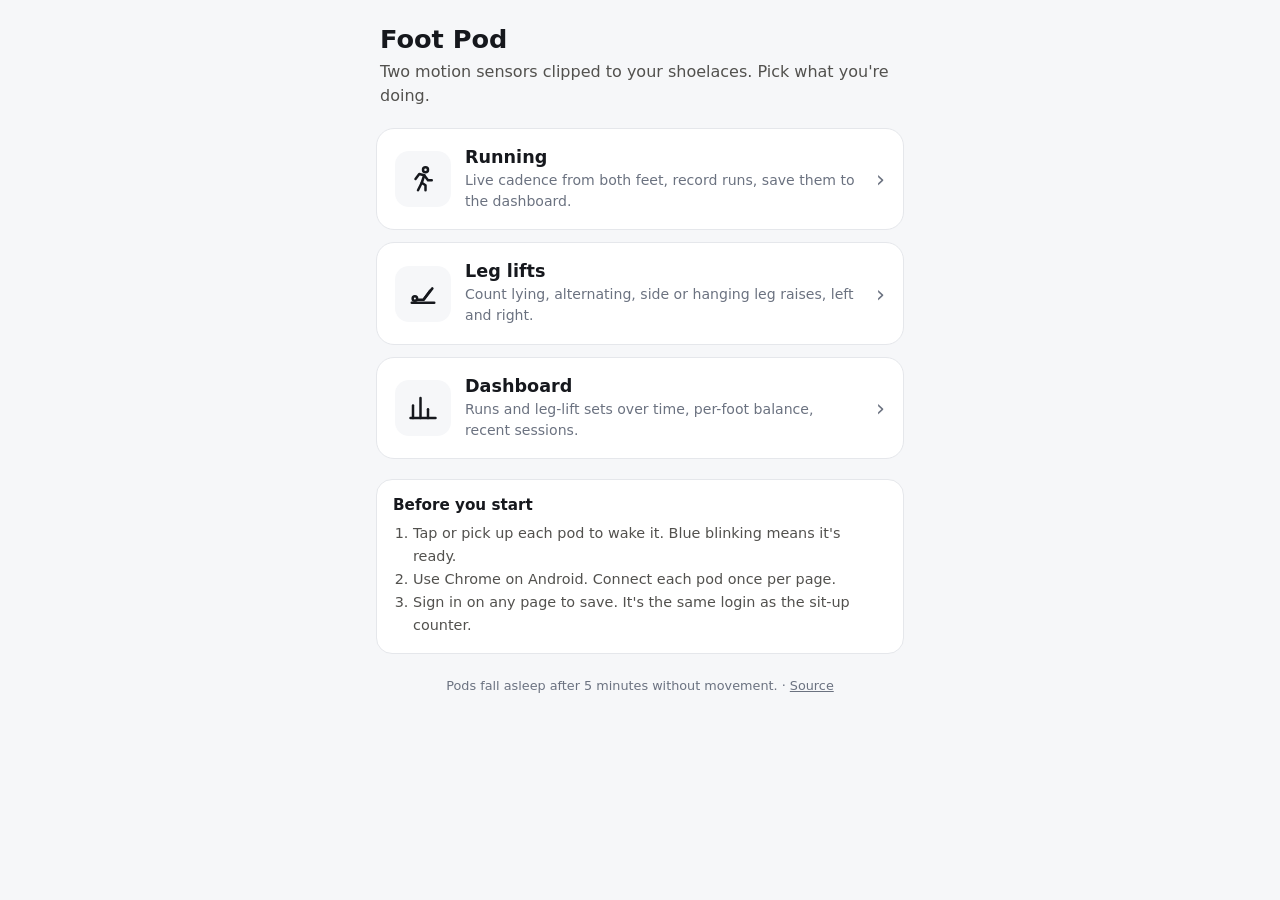
<file: index.html>
<!doctype html>
<html lang="en">
<head>
<meta charset="utf-8">
<meta name="viewport" content="width=device-width, initial-scale=1">
<title>Foot Pod</title>
<meta name="description" content="Homemade shoe-mounted motion pods: running cadence, leg-lift counting, and a workout dashboard.">
<link rel="stylesheet" href="style.css?v=8">
<style>
  .hero { padding: 8px 4px 20px; }
  .hero h1 { font-size: 1.6rem; margin-bottom: 6px; }
  .hero p { color: var(--text-2); line-height: 1.5; margin: 0; }
  .tiles { display: grid; gap: 12px; }
  a.tile {
    display: grid; grid-template-columns: 56px 1fr auto; align-items: center; gap: 14px;
    background: var(--card); border: 1px solid var(--line); border-radius: 18px; padding: 18px;
    color: var(--text); text-decoration: none;
  }
  a.tile:active { transform: scale(.99); }
  a.tile .ic { width: 56px; height: 56px; border-radius: 14px; display: grid; place-items: center; background: var(--bg); }
  a.tile .ic svg { width: 30px; height: 30px; stroke: var(--text); fill: none; stroke-width: 2; stroke-linecap: round; stroke-linejoin: round; }
  a.tile b { font-size: 1.1rem; display: block; margin-bottom: 3px; }
  a.tile span { color: var(--muted); font-size: .88rem; line-height: 1.4; }
  a.tile .go { color: var(--muted); font-size: 1.4rem; }
  .how { margin-top: 20px; }
  .how ol { margin: 8px 0 0; padding-left: 20px; color: var(--text-2); font-size: .9rem; line-height: 1.6; }
  footer { color: var(--muted); font-size: .8rem; text-align: center; margin: 24px 0 8px; }
  footer a { color: var(--muted); }
</style>
</head>
<body>
<div class="hero">
  <h1>Foot Pod</h1>
  <p>Two motion sensors clipped to your shoelaces. Pick what you're doing.</p>
</div>

<div class="tiles">
  <a class="tile" href="run.html">
    <div class="ic"><svg viewBox="0 0 24 24" aria-hidden="true"><circle cx="14" cy="4.5" r="2"/><path d="M8 21l3-6 3 2v4"/><path d="M6 12l3-4 4 1 3 4h3"/><path d="M11 15l2-6"/></svg></div>
    <div><b>Running</b><span>Live cadence from both feet, record runs, save them to the dashboard.</span></div>
    <div class="go">›</div>
  </a>
  <a class="tile" href="legs.html">
    <div class="ic"><svg viewBox="0 0 24 24" aria-hidden="true"><path d="M3 19h18"/><circle cx="5.5" cy="15.5" r="1.8"/><path d="M7.5 16.5h5l7-9"/><path d="M12.5 16.5l5-7"/></svg></div>
    <div><b>Leg lifts</b><span>Count lying, alternating, side or hanging leg raises, left and right.</span></div>
    <div class="go">›</div>
  </a>
  <a class="tile" href="dashboard.html">
    <div class="ic"><svg viewBox="0 0 24 24" aria-hidden="true"><path d="M4 20V10"/><path d="M10 20V4"/><path d="M16 20v-7"/><path d="M22 20H2"/></svg></div>
    <div><b>Dashboard</b><span>Runs and leg-lift sets over time, per-foot balance, recent sessions.</span></div>
    <div class="go">›</div>
  </a>
</div>

<div class="card how">
  <h2>Before you start</h2>
  <ol>
    <li>Tap or pick up each pod to wake it. Blue blinking means it's ready.</li>
    <li>Use Chrome on Android. Connect each pod once per page.</li>
    <li>Sign in on any page to save. It's the same login as the sit-up counter.</li>
  </ol>
</div>

<footer>Pods fall asleep after 5 minutes without movement. · <a href="https://github.com/warrenjb/footpod">Source</a></footer>
</body>
</html>
</file>
<file: style.css>
/* Shared styles for the Foot Pod pages */
:root {
  color-scheme: light;
  --bg: #f6f7f9; --card: #ffffff; --text: #16181d; --text-2: #52514e; --muted: #6b7280;
  --accent: #16a34a; --warn: #dc2626; --line: #e5e7eb; --btn: #111827; --btn-text: #fff;
  --grid: #eceef1; --pod-L: #2a78d6; --pod-R: #eb6834;
  --ex-lying: #2a78d6; --ex-alternating: #eb6834; --ex-side: #1baf7a; --ex-hanging: #eda100;
}
@media (prefers-color-scheme: dark) {
  :root:where(:not([data-theme="light"])) {
    color-scheme: dark;
    --bg: #0f1115; --card: #181b22; --text: #f3f4f6; --text-2: #c3c2b7; --muted: #9ca3af;
    --accent: #22c55e; --warn: #f87171; --line: #2a2f3a; --btn: #f3f4f6; --btn-text: #111827;
    --grid: #232833; --pod-L: #3987e5; --pod-R: #d95926;
    --ex-lying: #3987e5; --ex-alternating: #d95926; --ex-side: #199e70; --ex-hanging: #c98500;
  }
}
:root[data-theme="dark"] {
  color-scheme: dark;
  --bg: #0f1115; --card: #181b22; --text: #f3f4f6; --text-2: #c3c2b7; --muted: #9ca3af;
  --accent: #22c55e; --warn: #f87171; --line: #2a2f3a; --btn: #f3f4f6; --btn-text: #111827;
  --grid: #232833; --pod-L: #3987e5; --pod-R: #d95926;
  --ex-lying: #3987e5; --ex-alternating: #d95926; --ex-side: #199e70; --ex-hanging: #c98500;
}
* { box-sizing: border-box; }
body {
  margin: 0; background: var(--bg); color: var(--text);
  font-family: system-ui, -apple-system, Segoe UI, Roboto, sans-serif;
  padding: 16px; max-width: 560px; margin-inline: auto;
}
body.wide { max-width: 960px; }
header.top { display: flex; justify-content: space-between; align-items: center; margin-bottom: 16px; gap: 8px; }
header.top a.back { color: var(--muted); text-decoration: none; font-size: .9rem; }
h1 { font-size: 1.1rem; margin: 0; }
h2 { font-size: .95rem; margin: 0; }
h3 { font-size: .88rem; margin: 14px 0 8px; }
.card { background: var(--card); border: 1px solid var(--line); border-radius: 16px; padding: 16px; margin-bottom: 12px; }
.row { display: flex; gap: 8px; flex-wrap: wrap; }
button, .btn {
  flex: 1; min-width: 90px; padding: 14px 10px; font-size: 1rem; font-weight: 600; font-family: inherit;
  border: 1px solid var(--line); border-radius: 12px; background: var(--card); color: var(--text);
  cursor: pointer; text-align: center; text-decoration: none;
}
button.primary { background: var(--btn); color: var(--btn-text); border-color: var(--btn); }
button.danger { background: var(--warn); color: #fff; border-color: var(--warn); }
button.small { flex: none; min-width: 0; padding: 8px 12px; font-size: .85rem; }
button:disabled { opacity: .4; cursor: default; }
select, input[type=text], input[type=email], input[type=password] {
  width: 100%; padding: 12px; font-size: 1rem; font-family: inherit; border-radius: 12px;
  border: 1px solid var(--line); background: var(--bg); color: var(--text);
}
select { width: auto; padding: 8px 10px; }
.note { color: var(--muted); font-size: .82rem; line-height: 1.4; margin: 8px 0 0; }
.ok { color: var(--accent); font-weight: 600; }
.bad { color: var(--warn); font-weight: 600; }
.warn-text { color: var(--warn); }
.label { text-align: center; color: var(--muted); font-size: .9rem; margin-top: 4px; }
.stats { display: grid; grid-template-columns: repeat(3, 1fr); gap: 12px; margin-top: 16px; }
.stat .v { font-size: 1.4rem; font-weight: 700; font-variant-numeric: tabular-nums; }
.stat .k { color: var(--muted); font-size: .78rem; }
.big { font-size: 6.5rem; font-weight: 800; text-align: center; line-height: 1; font-variant-numeric: tabular-nums; }
.swatch { width: 10px; height: 10px; border-radius: 3px; flex: none; display: inline-block; }

/* pod connection chips */
.pods { display: grid; grid-template-columns: 1fr 1fr; gap: 10px; margin-top: 12px; }
.podchip { border: 1px solid var(--line); border-radius: 12px; padding: 10px; display: flex; flex-direction: column; gap: 6px; min-width: 0; }
.podchip .top { display: flex; align-items: center; gap: 6px; font-weight: 600; font-size: .9rem; }
.podchip .st { font-size: .78rem; color: var(--muted); display: flex; align-items: center; gap: 6px; }
.podchip .diag { font-size: .72rem; color: var(--muted); line-height: 1.35; min-height: 0; }
.podchip .diag:empty { display: none; }
.dot { width: 8px; height: 8px; border-radius: 50%; background: var(--muted); flex: none; }
.dot.on { background: var(--accent); }
.dot.retry { background: var(--warn); }

/* account / person */
.who-row { display: flex; align-items: center; justify-content: space-between; gap: 8px; margin-bottom: 12px; font-size: .9rem; }
.acct-row { display: flex; align-items: center; justify-content: space-between; gap: 8px; flex-wrap: wrap; font-size: .9rem; }
.acct-row .who { color: var(--muted); }
.acct-form { display: grid; gap: 8px; }
.acct-msg { font-size: .85rem; min-height: 1.2em; color: var(--muted); margin-top: 6px; }
.acct-msg.bad { color: var(--warn); }
.sync { font-size: .8rem; color: var(--muted); }
.sync.ok { color: var(--accent); font-weight: 600; }
.sync.bad { color: var(--warn); font-weight: 600; }

/* countdown overlay */
.overlay {
  position: fixed; inset: 0; display: none; align-items: center; justify-content: center; flex-direction: column;
  background: color-mix(in srgb, var(--bg) 92%, transparent); z-index: 10; text-align: center; padding: 24px;
}
.overlay .num { font-size: 7rem; font-weight: 800; font-variant-numeric: tabular-nums; }
.overlay .what { font-size: 1.2rem; color: var(--muted); }

.chart-title { display: flex; justify-content: space-between; font-size: .8rem; color: var(--muted); margin: 4px 0; gap: 8px; }
.chart-title b { color: var(--text); font-weight: 600; }
canvas.live { width: 100%; height: 110px; display: block; }
code { font-size: .9em; }
</file>
